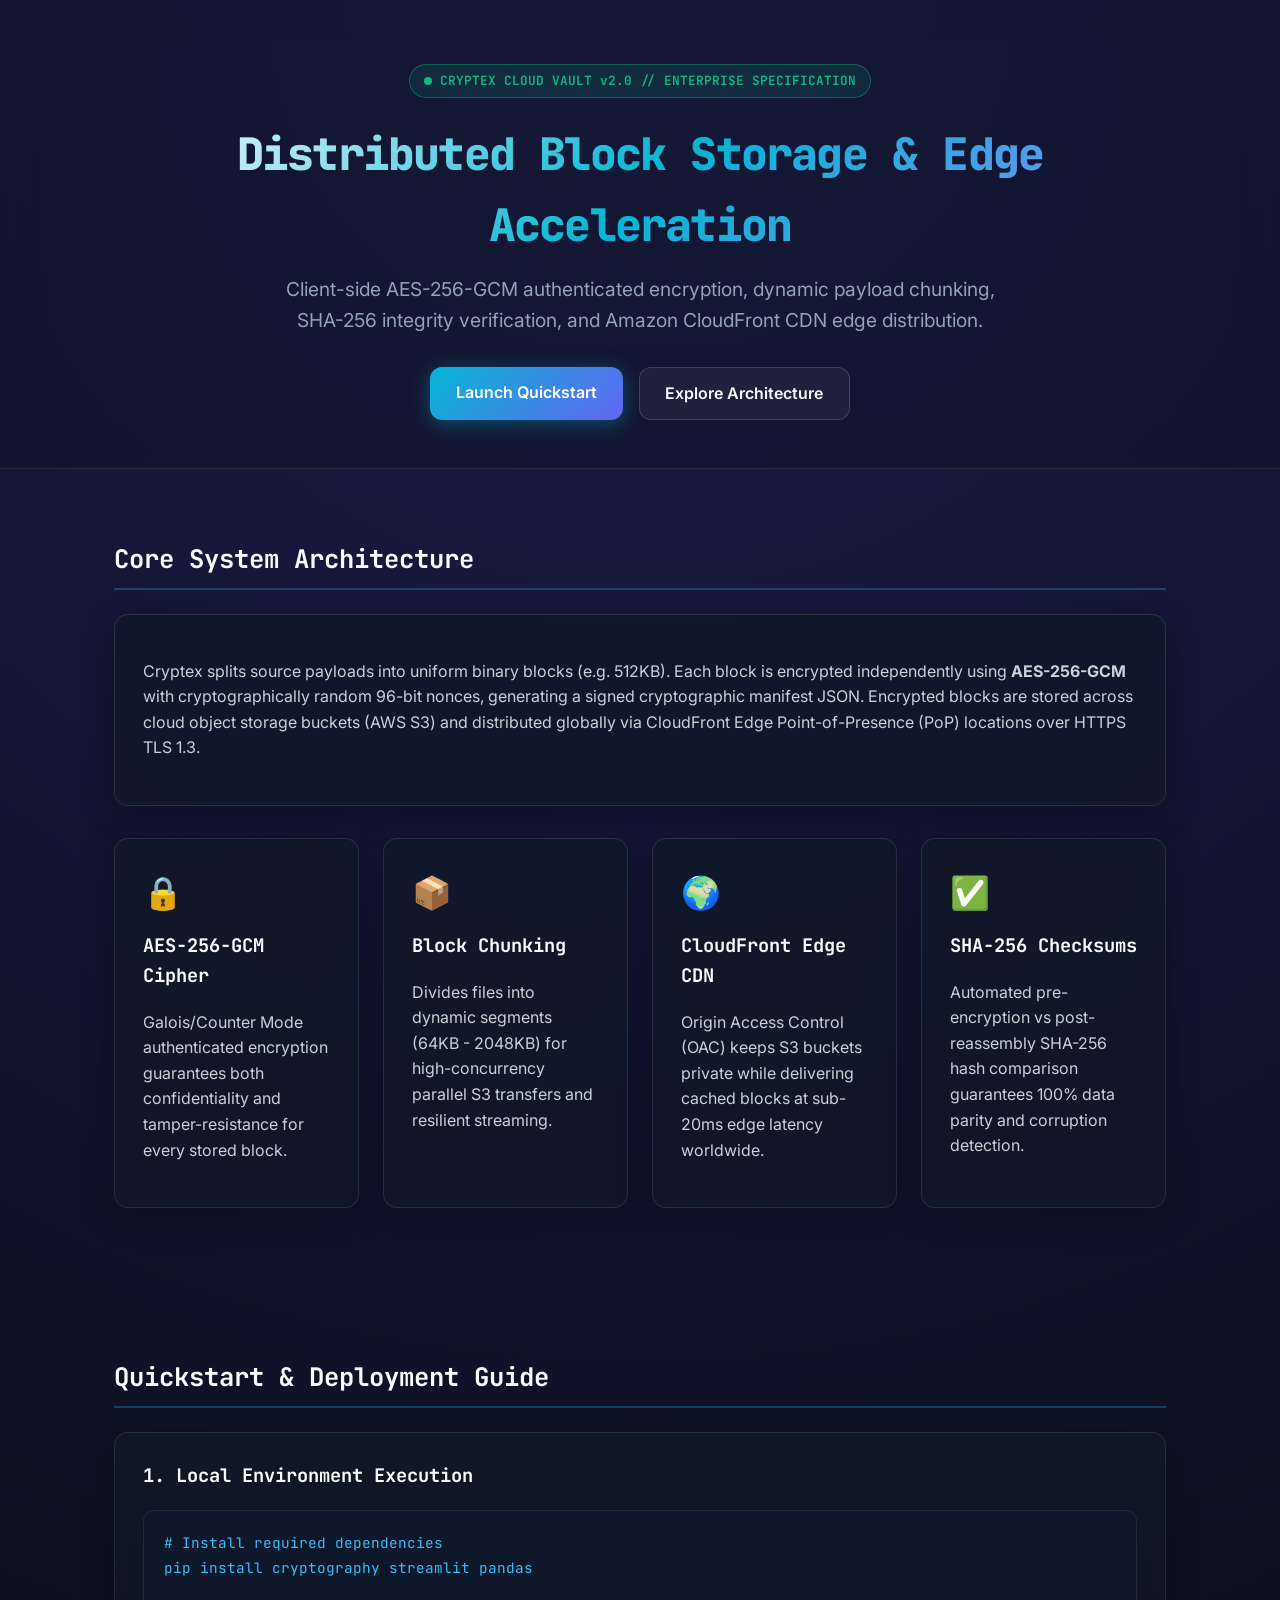
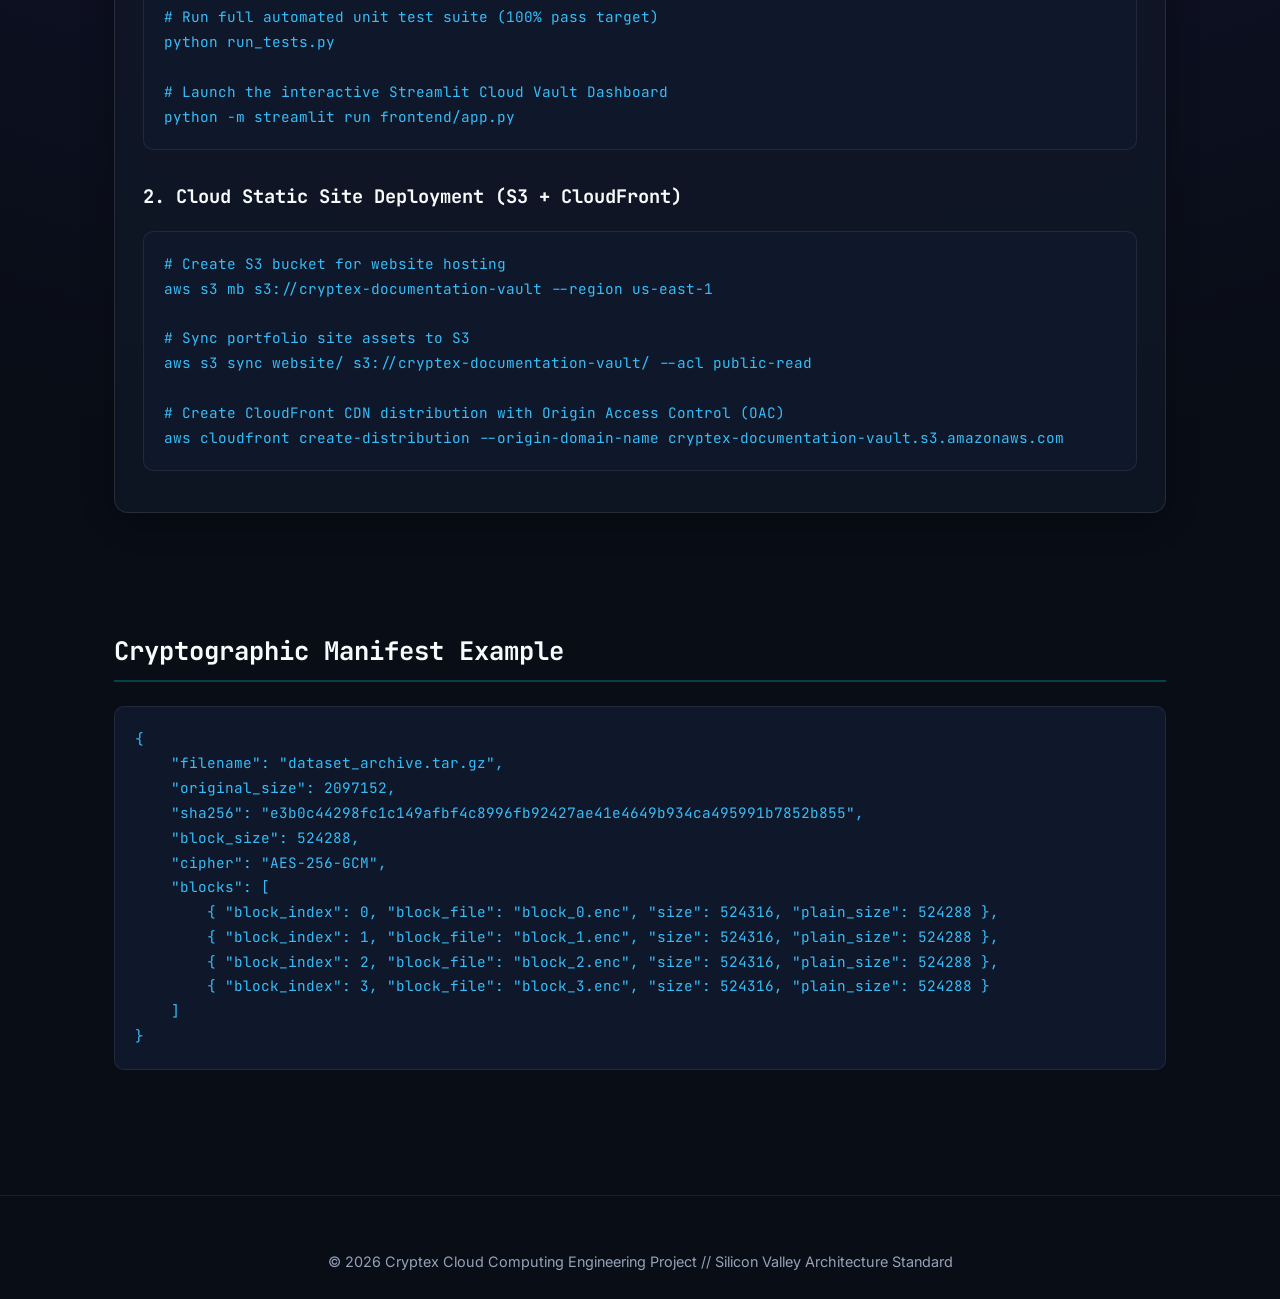
<file: index.html>
<!DOCTYPE html>
<html lang="en">
<head>
    <meta charset="UTF-8">
    <meta name="viewport" content="width=device-width, initial-scale=1.0">
    <title>Cryptex Cloud Vault // Encrypted Object Storage & Global CDN Platform</title>
    <link rel="stylesheet" href="style.css">
</head>
<body>
    <header>
        <div class="container">
            <div class="badge">
                <span style="height: 8px; width: 8px; background-color: #10B981; border-radius: 50%; display: inline-block;"></span>
                CRYPTEX CLOUD VAULT v2.0 // ENTERPRISE SPECIFICATION
            </div>
            <h1 class="hero-title">Distributed Block Storage & Edge Acceleration</h1>
            <p class="subtitle">Client-side AES-256-GCM authenticated encryption, dynamic payload chunking, SHA-256 integrity verification, and Amazon CloudFront CDN edge distribution.</p>
            <div class="hero-buttons">
                <a href="#quickstart" class="btn btn-primary">Launch Quickstart</a>
                <a href="#architecture" class="btn btn-secondary">Explore Architecture</a>
            </div>
        </div>
    </header>

    <main class="container">
        <section id="architecture" class="section">
            <h2 class="section-title">Core System Architecture</h2>
            <div class="card" style="margin-bottom: 2rem;">
                <p>Cryptex splits source payloads into uniform binary blocks (e.g. 512KB). Each block is encrypted independently using <strong>AES-256-GCM</strong> with cryptographically random 96-bit nonces, generating a signed cryptographic manifest JSON. Encrypted blocks are stored across cloud object storage buckets (AWS S3) and distributed globally via CloudFront Edge Point-of-Presence (PoP) locations over HTTPS TLS 1.3.</p>
            </div>

            <div class="grid">
                <div class="card">
                    <div class="card-icon">🔒</div>
                    <h3>AES-256-GCM Cipher</h3>
                    <p>Galois/Counter Mode authenticated encryption guarantees both confidentiality and tamper-resistance for every stored block.</p>
                </div>
                <div class="card">
                    <div class="card-icon">📦</div>
                    <h3>Block Chunking</h3>
                    <p>Divides files into dynamic segments (64KB - 2048KB) for high-concurrency parallel S3 transfers and resilient streaming.</p>
                </div>
                <div class="card">
                    <div class="card-icon">🌍</div>
                    <h3>CloudFront Edge CDN</h3>
                    <p>Origin Access Control (OAC) keeps S3 buckets private while delivering cached blocks at sub-20ms edge latency worldwide.</p>
                </div>
                <div class="card">
                    <div class="card-icon">✅</div>
                    <h3>SHA-256 Checksums</h3>
                    <p>Automated pre-encryption vs post-reassembly SHA-256 hash comparison guarantees 100% data parity and corruption detection.</p>
                </div>
            </div>
        </section>

        <section id="quickstart" class="section">
            <h2 class="section-title">Quickstart & Deployment Guide</h2>
            <div class="card">
                <h3>1. Local Environment Execution</h3>
                <pre><code># Install required dependencies
pip install cryptography streamlit pandas

# Run full automated unit test suite (100% pass target)
python run_tests.py

# Launch the interactive Streamlit Cloud Vault Dashboard
python -m streamlit run frontend/app.py</code></pre>

                <h3 style="margin-top: 2rem;">2. Cloud Static Site Deployment (S3 + CloudFront)</h3>
                <pre><code># Create S3 bucket for website hosting
aws s3 mb s3://cryptex-documentation-vault --region us-east-1

# Sync portfolio site assets to S3
aws s3 sync website/ s3://cryptex-documentation-vault/ --acl public-read

# Create CloudFront CDN distribution with Origin Access Control (OAC)
aws cloudfront create-distribution --origin-domain-name cryptex-documentation-vault.s3.amazonaws.com</code></pre>
            </div>
        </section>

        <section class="section">
            <h2 class="section-title">Cryptographic Manifest Example</h2>
            <pre><code>{
    "filename": "dataset_archive.tar.gz",
    "original_size": 2097152,
    "sha256": "e3b0c44298fc1c149afbf4c8996fb92427ae41e4649b934ca495991b7852b855",
    "block_size": 524288,
    "cipher": "AES-256-GCM",
    "blocks": [
        { "block_index": 0, "block_file": "block_0.enc", "size": 524316, "plain_size": 524288 },
        { "block_index": 1, "block_file": "block_1.enc", "size": 524316, "plain_size": 524288 },
        { "block_index": 2, "block_file": "block_2.enc", "size": 524316, "plain_size": 524288 },
        { "block_index": 3, "block_file": "block_3.enc", "size": 524316, "plain_size": 524288 }
    ]
}</code></pre>
        </section>
    </main>

    <footer>
        <div class="container">
            <p>&copy; 2026 Cryptex Cloud Computing Engineering Project // Silicon Valley Architecture Standard</p>
        </div>
    </footer>
</body>
</html>
</file>
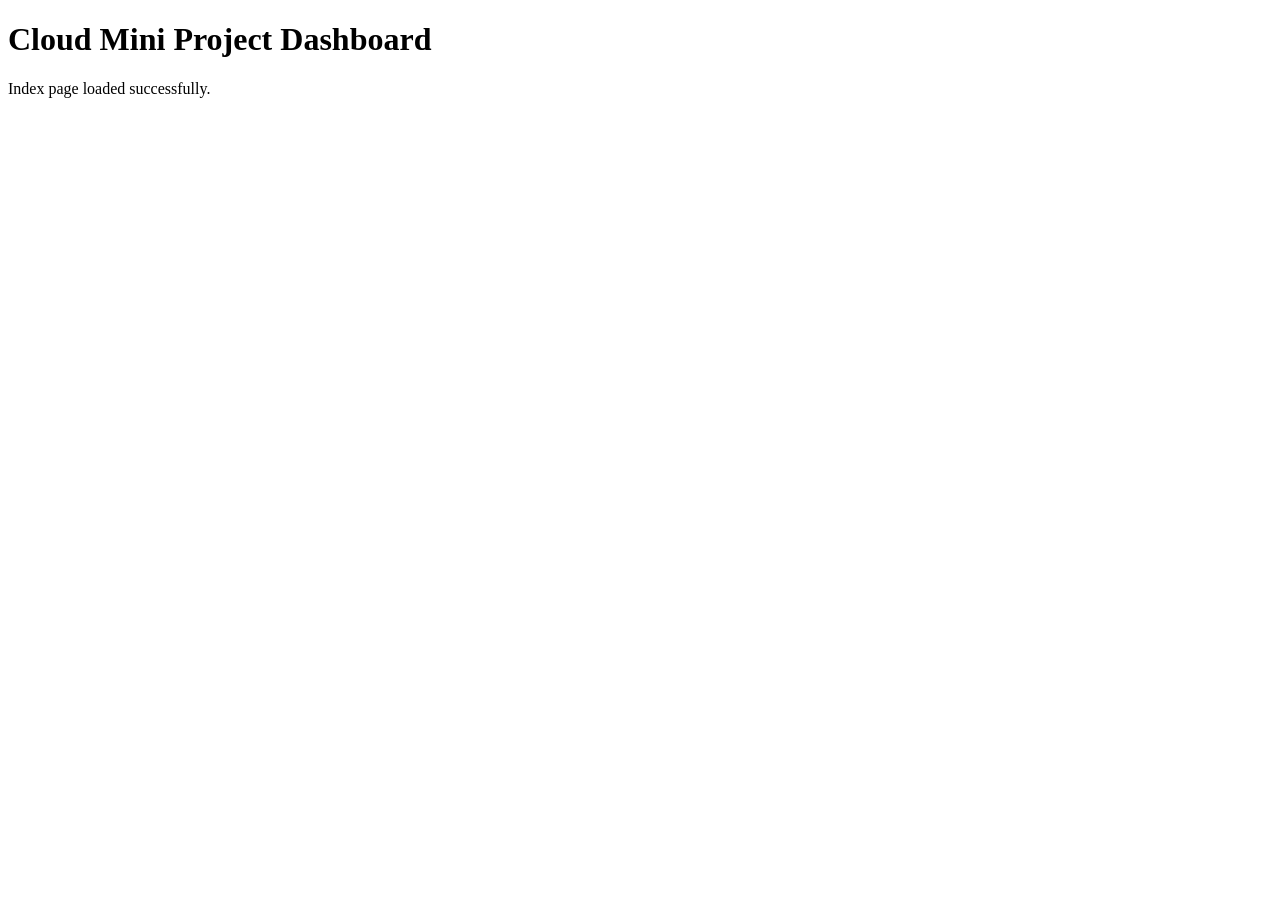
<file: frontend/templates/index.html>
<!DOCTYPE html>
<html lang="en">
<head>
    <meta charset="UTF-8">
    <meta name="viewport" content="width=device-width, initial-scale=1.0">
    <title>Cloud Mini Project</title>
</head>
<body>
    <h1>Cloud Mini Project Dashboard</h1>
    <p>Index page loaded successfully.</p>
</body>
</html>
</file>
<file: style.css>
@import url('https://fonts.googleapis.com/css2?family=JetBrains+Mono:wght@400;500;700&family=Inter:wght@300;400;500;600;700;800&display=swap');

:root {
    --bg-color: #090d16;
    --card-bg: rgba(17, 24, 39, 0.75);
    --card-border: rgba(255, 255, 255, 0.1);
    --text-main: #C9D1D9;
    --text-muted: #94A3B8;
    --heading-color: #F8FAFC;
    --cyan-accent: #06B6D4;
    --indigo-accent: #6366F1;
    --emerald-accent: #10B981;
    --code-bg: #0F172A;
}

* {
    box-sizing: border-box;
}

body {
    font-family: 'Inter', -apple-system, BlinkMacSystemFont, sans-serif;
    background: radial-gradient(circle at 50% 0%, #1e1b4b 0%, #090d16 70%);
    color: var(--text-main);
    margin: 0;
    padding: 0;
    line-height: 1.6;
}

.container {
    max-width: 1100px;
    margin: 0 auto;
    padding: 0 1.5rem;
}

/* Header & Hero */
header {
    background: rgba(15, 23, 42, 0.6);
    backdrop-filter: blur(20px);
    border-bottom: 1px solid rgba(255, 255, 255, 0.08);
    padding: 4rem 0 3rem 0;
    text-align: center;
}

.badge {
    display: inline-flex;
    align-items: center;
    gap: 8px;
    background: rgba(16, 185, 129, 0.12);
    border: 1px solid rgba(16, 185, 129, 0.4);
    color: var(--emerald-accent);
    padding: 6px 14px;
    border-radius: 20px;
    font-size: 0.8rem;
    font-family: 'JetBrains Mono', monospace;
    font-weight: 600;
    margin-bottom: 1.2rem;
}

.hero-title {
    font-family: 'JetBrains Mono', monospace;
    font-size: 2.8rem;
    font-weight: 800;
    background: linear-gradient(135deg, #FFFFFF 0%, #06B6D4 50%, #818CF8 100%);
    -webkit-background-clip: text;
    -webkit-text-fill-color: transparent;
    margin: 0 0 0.8rem 0;
    letter-spacing: -0.04em;
}

.subtitle {
    font-size: 1.2rem;
    color: var(--text-muted);
    max-width: 750px;
    margin: 0 auto 2rem auto;
}

.hero-buttons {
    display: flex;
    justify-content: center;
    gap: 1rem;
}

.btn {
    display: inline-block;
    padding: 0.8rem 1.6rem;
    border-radius: 12px;
    font-weight: 600;
    text-decoration: none;
    transition: all 0.25s ease;
    font-family: 'Inter', sans-serif;
}

.btn-primary {
    background: linear-gradient(135deg, var(--cyan-accent), var(--indigo-accent));
    color: white;
    box-shadow: 0 4px 20px rgba(6, 182, 212, 0.35);
}

.btn-primary:hover {
    transform: translateY(-2px);
    box-shadow: 0 8px 30px rgba(6, 182, 212, 0.5);
}

.btn-secondary {
    background: rgba(255, 255, 255, 0.05);
    border: 1px solid rgba(255, 255, 255, 0.15);
    color: var(--heading-color);
}

.btn-secondary:hover {
    background: rgba(255, 255, 255, 0.1);
    transform: translateY(-2px);
}

/* Content Cards & Grids */
.section {
    padding: 3rem 0;
}

.section-title {
    font-family: 'JetBrains Mono', monospace;
    font-size: 1.6rem;
    color: var(--heading-color);
    margin-bottom: 1.5rem;
    border-bottom: 2px solid rgba(6, 182, 212, 0.3);
    padding-bottom: 0.5rem;
}

.grid {
    display: grid;
    grid-template-columns: repeat(auto-fit, minmax(240px, 1fr));
    gap: 1.5rem;
    margin: 2rem 0;
}

.card {
    background: var(--card-bg);
    backdrop-filter: blur(16px);
    border: 1px solid var(--card-border);
    border-radius: 14px;
    padding: 1.75rem;
    box-shadow: 0 8px 32px rgba(0, 0, 0, 0.3);
    transition: all 0.25s ease;
}

.card:hover {
    border-color: var(--cyan-accent);
    transform: translateY(-4px);
    box-shadow: 0 12px 35px rgba(6, 182, 212, 0.2);
}

.card h2, .card h3 {
    color: var(--heading-color);
    margin-top: 0;
    font-family: 'JetBrains Mono', monospace;
}

.card-icon {
    font-size: 2rem;
    margin-bottom: 0.8rem;
}

/* Code Snippets */
pre {
    background-color: var(--code-bg);
    padding: 1.25rem;
    border-radius: 10px;
    overflow-x: auto;
    border: 1px solid rgba(255, 255, 255, 0.08);
}

code {
    font-family: 'JetBrains Mono', monospace;
    color: #38BDF8;
    font-size: 0.9rem;
}

/* Footer */
footer {
    text-align: center;
    padding: 2.5rem;
    color: var(--text-muted);
    border-top: 1px solid rgba(255, 255, 255, 0.08);
    margin-top: 4rem;
    font-size: 0.9rem;
}
</file>
